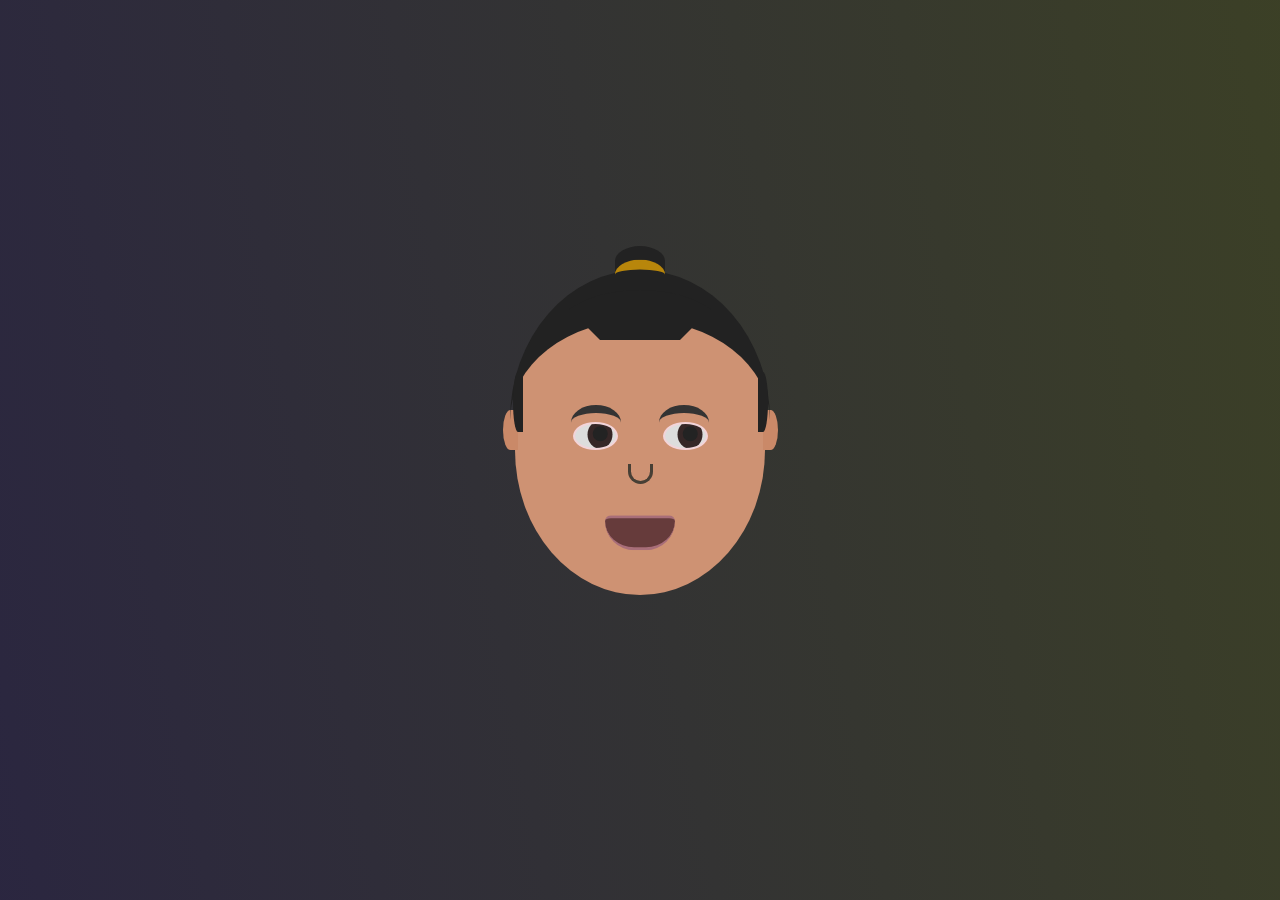
<file: lotsOfCodes/css/cssFacePaint/index.html>
<!DOCTYPE html>
<html lang="en">
<head>
    <link rel="stylesheet" href="index.css">
    <meta charset="UTF-8">
    <meta http-equiv="X-UA-Compatible" content="IE=edge">
    <meta name="viewport" content="width=device-width, initial-scale=1.0">
    <title>CSS Face Paint by Web Dev Simplified</title>
</head>
<body>
    <div class="head">
        <div class="hair"></div>
        <div class="hair-divider"></div>
        <div class="sideburns">
            <div class="sideburn"></div>
            <div class="sideburn"></div>
        </div>
        <div class="bun"></div>
        <div class="hair-leash"></div>
        <div class="brows">
            <div class="brow"></div>
            <div class="brow"></div>
        </div>
        <div class="eyes">
            <div class="eye lefteye"></div>
            <div class="eye righteye"></div>
        </div>
        <div class="nose"></div>
        <div class="mouth"></div>
        <div class="ears">
            <div class="ear leftear"></div>
            <div class="ear rightear"></div>
        </div>
    </div>
</body>
</html>
</file>
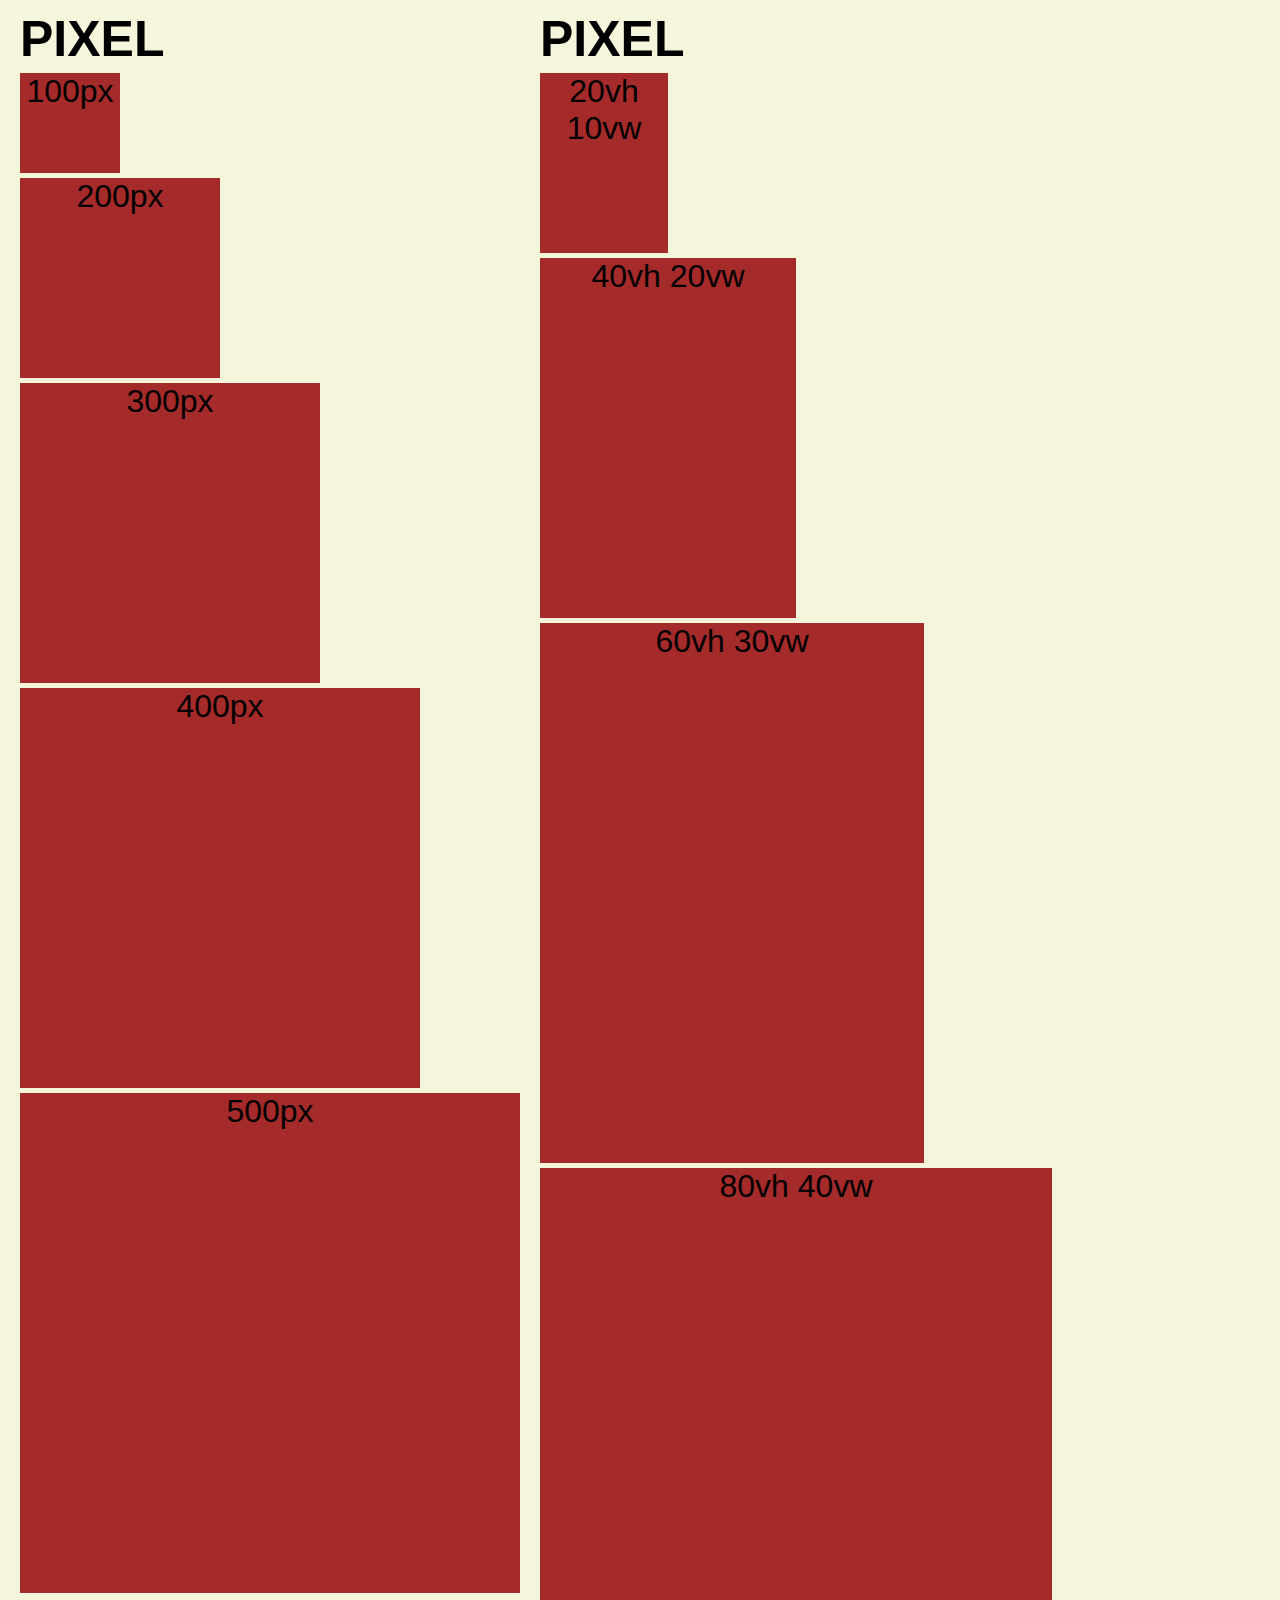
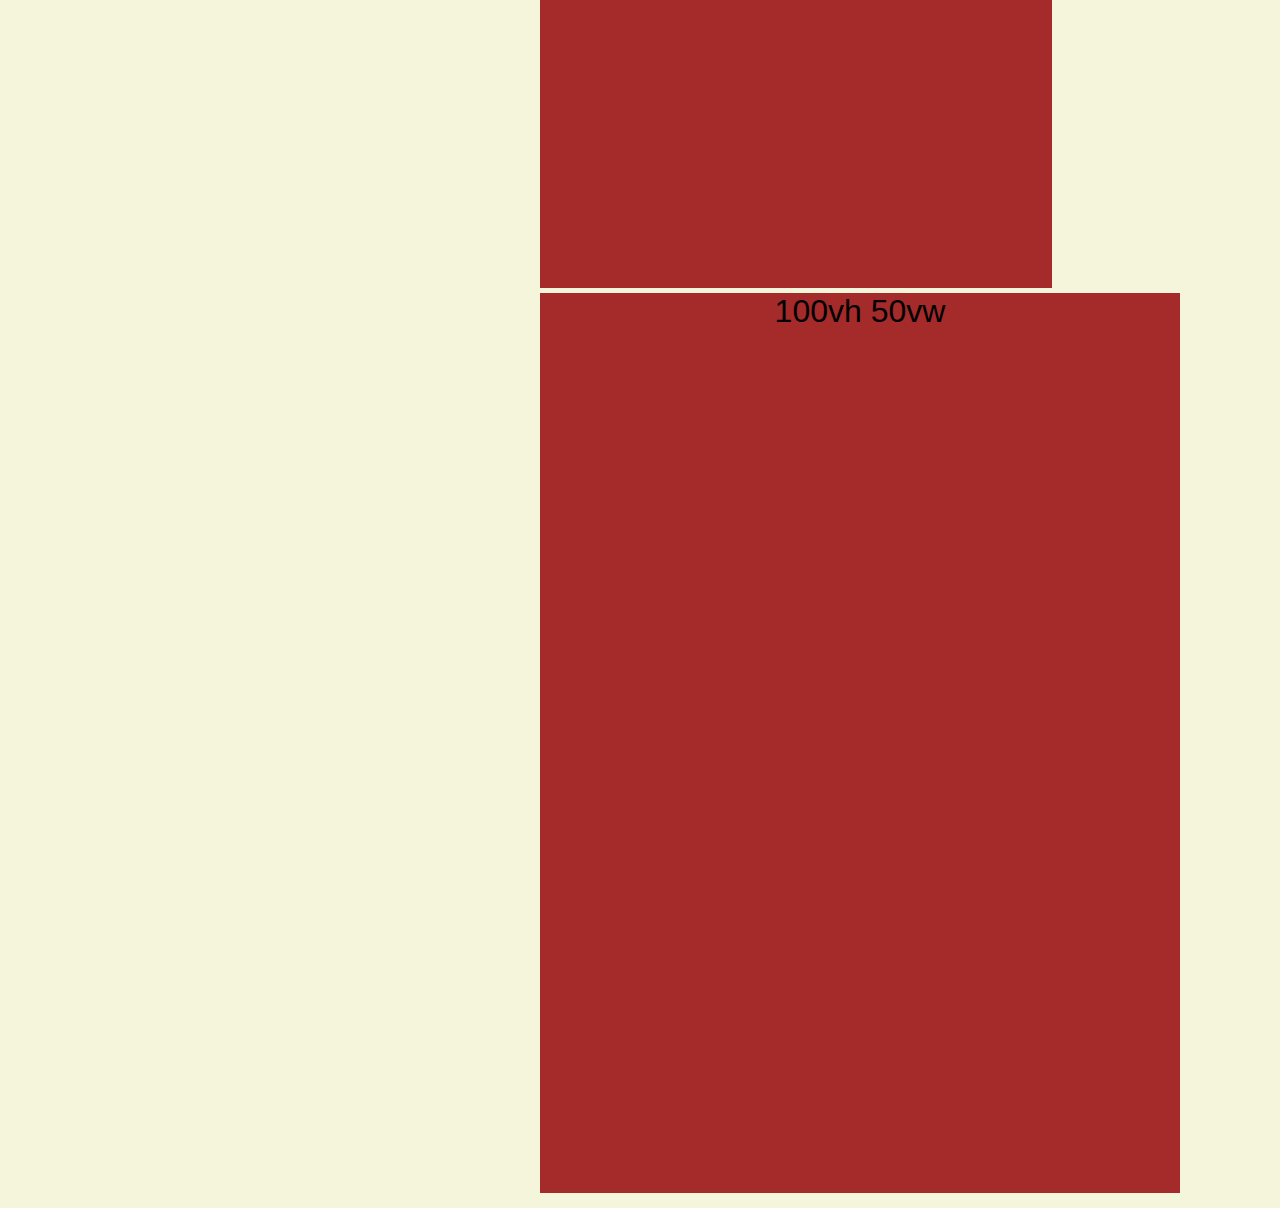
<file: lotsOfCodes/css/sizes/index.html>
<!DOCTYPE html>
<html>
<head>
    <title> Sizes Guide </title>
    <link rel="stylesheet" href="index.css">
</head>
<body>
    <div class="container">
        <div class="inner-container" id = "px">
            PIXEL
            <div class="content" id="one">
                100px
            </div>
            <div class="content" id="two">
                200px
            </div>
            <div class="content" id="three">
                300px
            </div>
            <div class="content" id="four">
                400px
            </div>
            <div class="content" id="five">
                500px
            </div>
        </div>

        <div class="inner-container" id = "vp">
            PIXEL
            <div class="content" id="vone">
                20vh 10vw
            </div>
            <div class="content" id="vtwo">
                40vh 20vw
            </div>
            <div class="content" id="vthree">
                60vh 30vw
            </div>
            <div class="content" id="vfour">
                80vh 40vw
            </div>
            <div class="content" id="vfive">
                100vh 50vw
            </div>
        </div>
        
    </div>
</body>
</html>
</file>
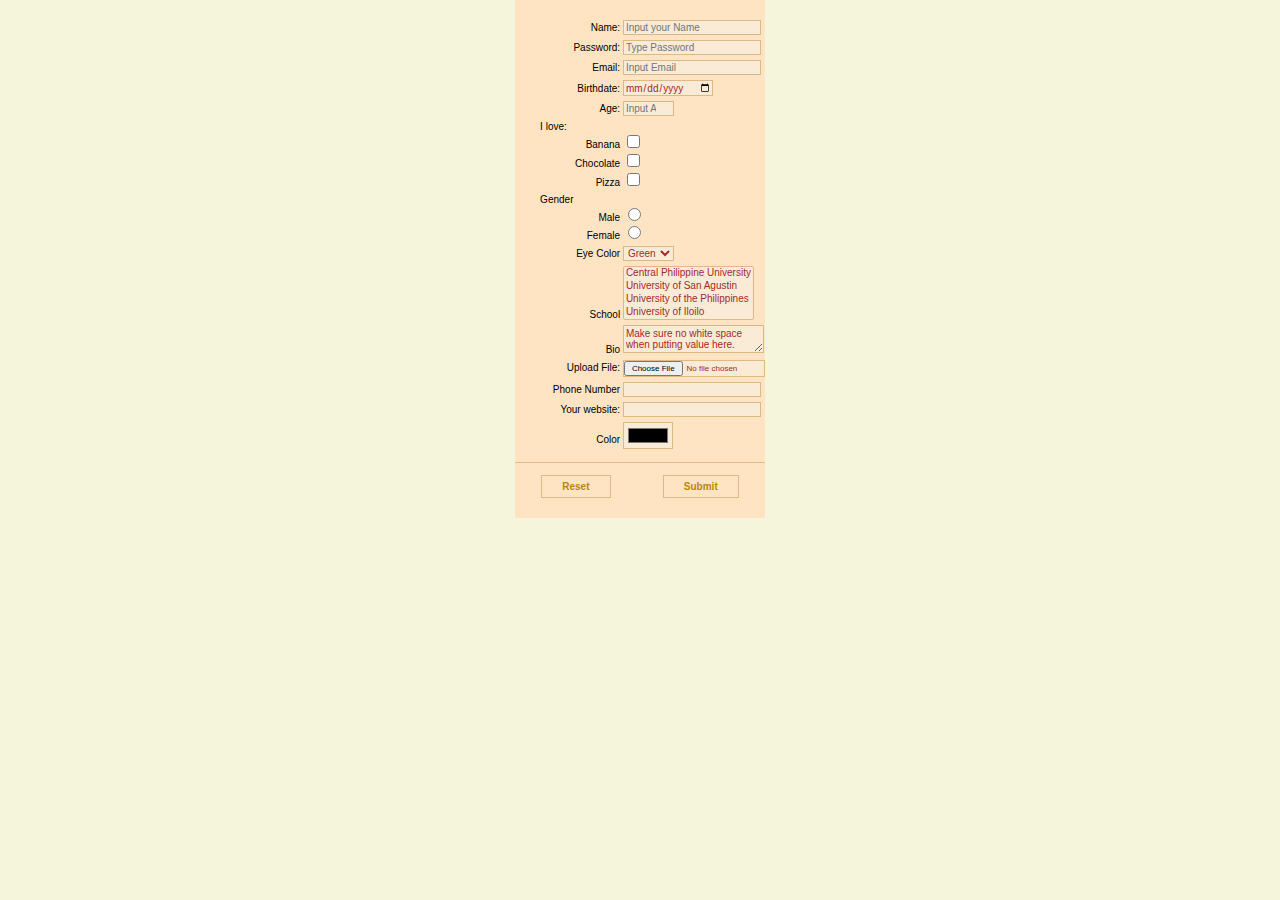
<file: lotsOfCodes/html/simpleForms/index.html>
<!DOCTYPE html>
<html lang="en">
<head>
    <link rel="stylesheet" href="index.css">
    <meta charset="UTF-8">
    <meta http-equiv="X-UA-Compatible" content="IE=edge">
    <meta name="viewport" content="width=device-width, initial-scale=1.0">
    <title>Document</title>
</head>
<body>
    <div class="container">
        <form action="results.html" method="GET" enctype="multipart/form-data"><!-- this could be POST if we have a server -->
            <div class="form-container">   
                <div class="form-el">
                    <label for="name"> Name: </label>
                    <input name="name" id="name" type="text" placeholder="Input your Name" required>
                </div>
                <div class="form-el">
                    <label for="password">Password: </label>
                    <input type="password" id="password" name="password" placeholder="Type Password" required>
                </div>
                <div class="form-el">
                    <label for="email">Email: </label>
                    <input type="email" id="email" name="email" placeholder="Input Email" required>
                </div>
                <div class="form-el">
                    <label for="birthday">Birthdate:  </label>
                    <input type="date" id="birthday" name="birthday" min="1900-01-01">
                </div>
                <div class="form-el">
                    <label for="age">Age: </label>
                    <input type="number" id="age" name="age" placeholder="Input Age" step="1" min="1" max="150">
                </div>
                <div class="form-el">
                    <span>I love:</span>
                    <div class="cbox" id="cbox1">
                        <label for="banana">Banana</label>
                        <input type="checkbox" id="banana" name="banana">
                    </div>
                    <div class="cbox" id="cbox2">
                        <label for="Chocolate">Chocolate</label>
                        <input type="checkbox" id="Chocolate" name="chocolate">
                    </div>
                    <div class="cbox" id="cbox3">
                        <label for="Pizza">Pizza</label>
                        <input type="checkbox" id="pizza" name="pizza">
                    </div>
                </div>
                <div class="form-el">
                    <span>Gender</span>
                    <div class="rbtn" id="rbtn1">
                        <label for="male">Male</label>
                        <input type="radio" id="male" name="gender" value="Male">
                    </div>
                    <div class="rbtn" id="rbtn2">
                        <label for="female">Female</label>
                        <input type="radio" id="female" name="gender" value="Female">
                    </div>
                </div>
                <div class="form-el">
                    <label for="eyeColor">Eye Color </label>
                    <select name="eyeColor" id="eyeColor" class="eyeColor">
                        <option value="Green" id="green">Green</option>
                        <option value="Blue" id="blue">Blue</option>
                        <option value="Brown" id="brown">Brown</option>
                    </select>
                </div>
                <div class="form-el">
                    <label for="school">School </label>
                    <select name="school" id="school" class="school" multiple>
                        <option value="Central Philippine University" id="CPU">Central Philippine University</option>
                        <option value="University of San Agustin" id="USA">University of San Agustin</option>
                        <option value="University of the Philippines" id="UP">University of the Philippines</option>
                        <option value="University of Iloilo" id="UI">University of Iloilo</option>
                    </select>
                </div>
                <div class="form-el">
                    <label for="bio">Bio</label>
                    <textarea name="bio" id="bio" class="bio">Make sure no white space when putting value here.</textarea>
                </div>
                <!-- this is hidden element, commonly used for fancy javascript sending info when submitting-->
                <input type="hidden" name="hidden" value="hello I'm hidden">
                <div class="form-el">
                    <label for="file">Upload File:</label>
                    <input type="file" id="file" name="file">
                </div>
                <div class="form-el">
                    <label for="phone">Phone Number</label>
                    <input type="tel" id="phone" name="phone"><!-- purpose is phone users will have number keypad-->
                </div>
                <div class="form-el">
                    <label for="site">Your website:</label>
                    <input type="url" name="site" id="site"><!-- purpose is url keypad for phone-->
                </div>
                <div class="form-el">
                    <label for="color">Color</label>
                    <input type="color" id="color" name="color">
                </div>
                <div class="form-el button-div">
                    <button type="reset"> Reset </button>
                    <button type="submit"> Submit </button>
                </div>
            </div>
        </form>
    </div>
    
</body>
</html>
</file>
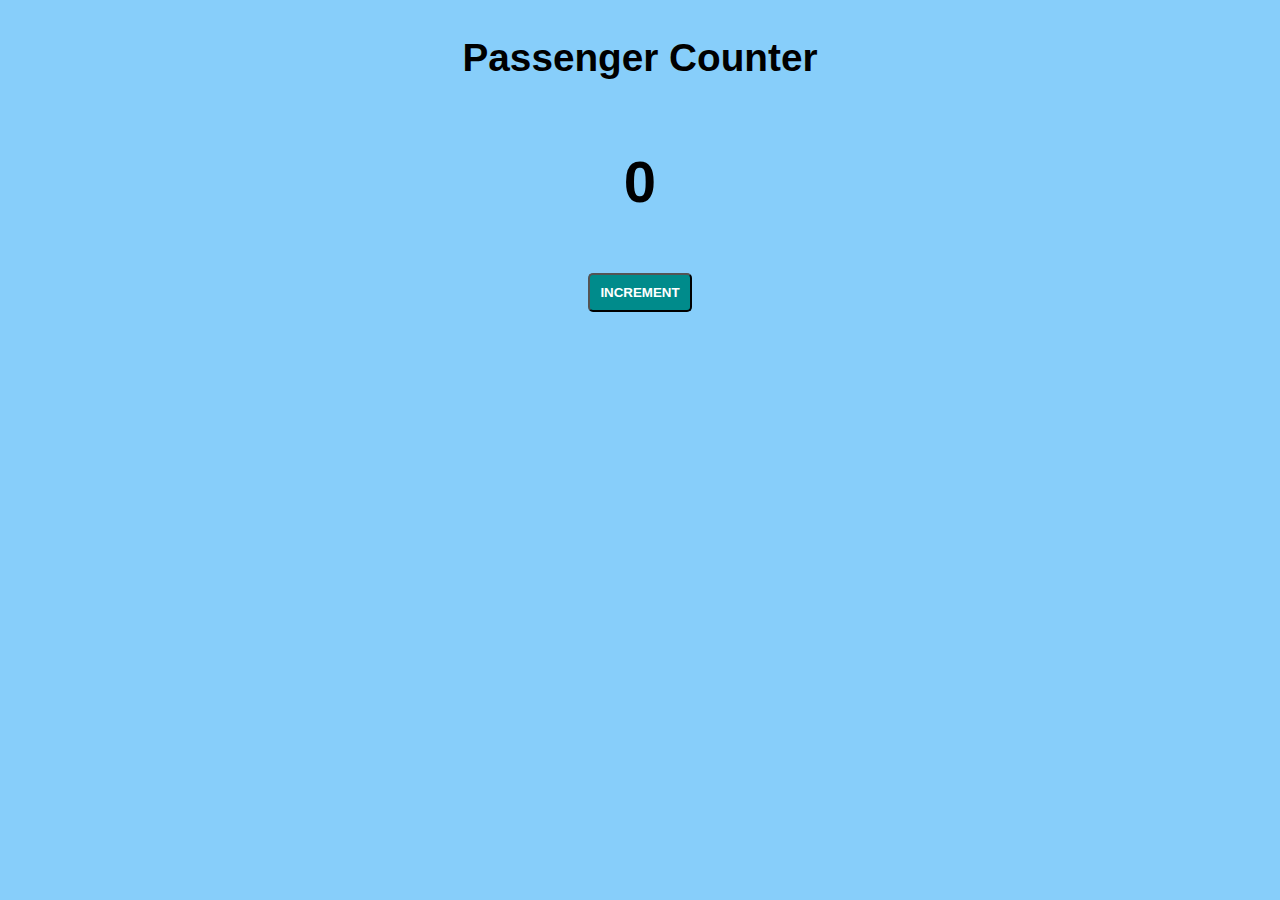
<file: lotsOfCodes/js/Activity1/index.html>
<!DOCTYPE html>
<html>
<head>
    <meta charset='utf-8'>
    <meta http-equiv='X-UA-Compatible' content='IE=edge'>
    <title>Practicing JS</title>
    <meta name='viewport' content='width=device-width, initial-scale=1'>
    <link rel='stylesheet' type='text/css' media='screen' href='index.css'>
  
    <link rel="icon" href="icon.png" type="image/x-icon">
</head>
<body>
    <h1>Passenger Counter</h1>
    <h2 id="count-el">0</h2>
    <div class="container">
        <button id="increment-btn" onclick="increment()">
            INCREMENT
        </button>
        <script src="index.js"></script>
    </div>
</body>
</html>
</file>
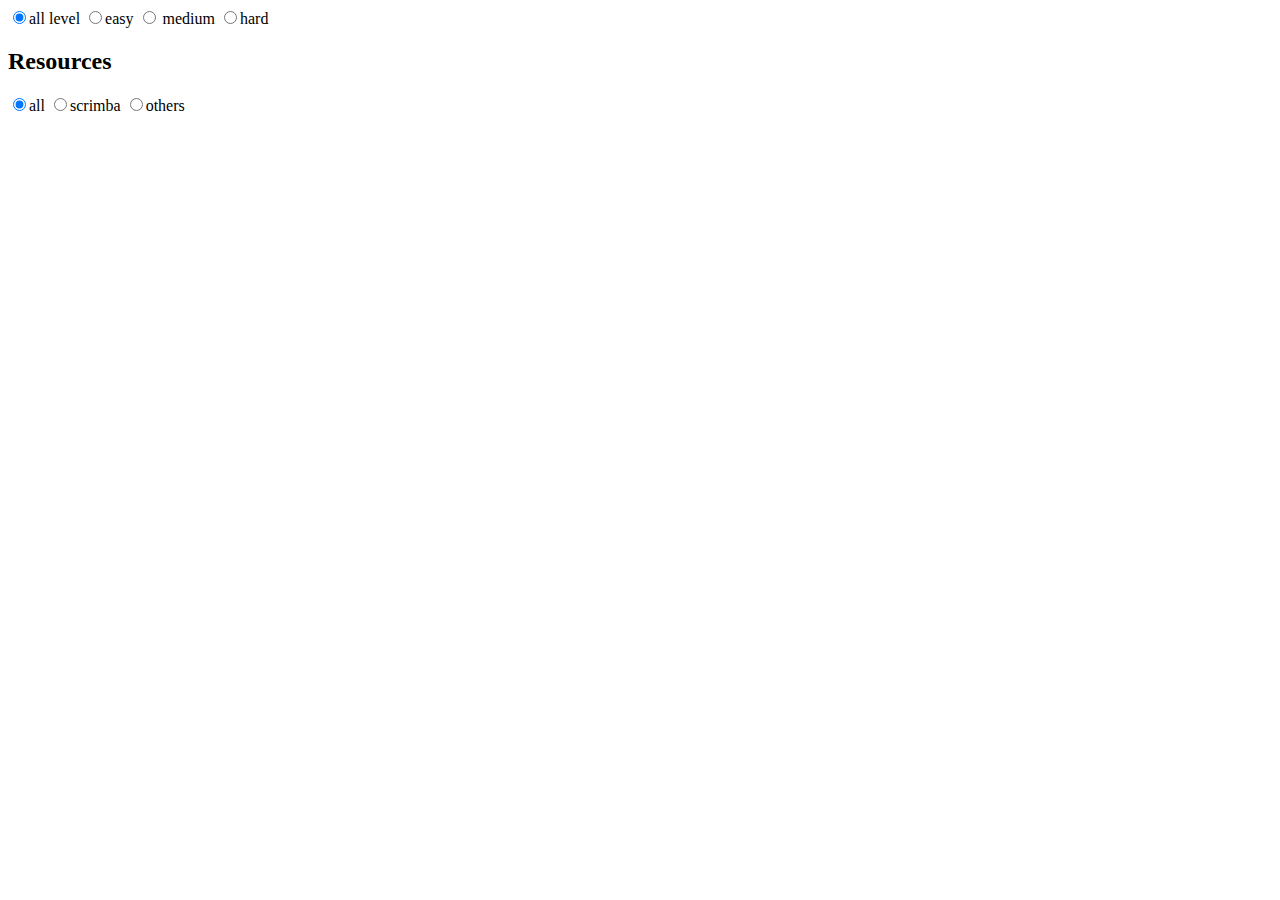
<file: lotsOfCodes/js/Filterer/index.html>
<!DOCTYPE html>
<html lang="en">
<head>
    <meta charset="UTF-8">
    <meta http-equiv="X-UA-Compatible" content="IE=edge">
    <meta name="viewport" content="width=device-width, initial-scale=1.0">
    <title>Document</title>
</head>
<body>
    <form >
        <div class="levels-container">
              <label for="all-level"><input type="radio" name="level" id="all-level" class="is_all_level" checked >all level</label>
            <label for="easy">
              <input type="radio" name="level" id="easy" value="easy">easy</label>
            <label for="medium">
              <input type="radio" name="level" id="medium" value="medium">
            medium</label>
            <label for="hard"><input type="radio" name="level" id="hard" value="hard">hard</label>
        
        </div>    
            <h2>Resources</h2>
        <div class="res-container">
              <label for="all-res"><input type="radio" name="res" id="all-res" class="is_all_res" checked >all</label>
            <label for="scrimba"><input type="radio" name="res" id="scrimba" value="scrimba">scrimba</label>
            <label for="others"><input type="radio" name="res" id="others" value="others">others</label>
        
        </div>
          </form>

          <script src="index.js"></script>
</body>
</html>
</file>
<file: lotsOfCodes/css/cssFacePaint/index.css>
:root{
    --hue: 250;
}

*, *::after, *::before{
    box-sizing: border-box;
}

body{
    padding: 0;
    margin: 0;
    background: linear-gradient(80deg, hsl(var(--hue), 25%, 20%), hsl(calc(var(--hue) - 180), 25%, 20%));
    height: 100vh;
    display: flex;
    justify-content: center;
    align-items: center;
}

.head{
    position: relative;
    background: hsl(20, 48%, 63%);
    height: 290px;
    width: 250px;
    border-radius: 70% 70% 100% 100%;
    display: flex;
    justify-content: center;
    align-items: center;
    z-index: 0;
}

.eyes{
    position: absolute;
    width: calc(45px * 3);
    display: flex;
    justify-content: space-between;
    transform: translateY(-50%);
}

.eye{
    background: #ddd;
    height: 28px;
    width: 45px;
    border-radius: 100%;
    border: 2px solid rgb(243, 212, 217);
    position: relative;
    overflow: hidden;
}

.eye::before{
    content: "";
    position: absolute;
    height: 28px;
    width: 25px;
    background: rgb(54, 39, 39);
    border-radius: 100%;
    left: 50%;
    top: 50%;
    transform: translateX(-30%) translateY(-55%);
}

.eye::after{
    content: "";
    position: absolute;
    height: 15px;
    width: 15px;
    background: #232323;
    border-radius: 100%;
    left: 50%;
    top: 50%;
    transform: translate(-15%, -65%)
}

.brows{
    position: absolute;
    display: flex;
    transform: translate(0, -80%);
    justify-content: space-between;
    width: calc(65px*2 + 8px);
}

.brow{
    height: 35px;
    width: 50px;
    border-top: 8px solid #333;
    border-radius: 100%;
}

.nose{
    position: absolute;
    border: 3px solid rgb(71, 63, 53);
    border-top: none;
    border-radius: 0 0 100px 100px;
    height: 20px;
    width: 25px;
    transform: translateY(120%);
}

.mouth{
    position: absolute;
    height: 35px;
    width: 70px;
    background: rgb(102, 59, 59);
    transform: translateY(235%);
    border-radius: 10px 10px 50px 50px;
    border: 3px solid rgb(168, 110, 121);
    border-left: 2px;
    border-right: 2px;
}

.ears{
    position: absolute;
    width: 275px;
    display: flex;
    justify-content: space-between;
    z-index: -1;
    transform: translateY(-50%);
}

.ear{
    background: hsl(20, 48%, 60%);
    height: 40px;
    width: 15px;
    border-radius: 0 100% 100% 0;
}

.ear.leftear{
    border-radius: 100% 0 0 100%;
}

.hair{
    position: absolute;
    border-top: 50px solid #222;
    height: 300px;
    width: 260px;
    transform: translateY(-10%);
    border-radius: 100% 100% 0 0;
}

.hair-divider{
    position: absolute;
    width: 180px;
    height: 0;
    border: 50px solid transparent;
    border-top-color: #222;
    transform: translateY(-110%);
    border-radius: 100% 100% 0 0;
}

.hair-leash{
    width: 50px;
    height: 30px;
    border-top: 10px solid darkgoldenrod;
    position: absolute;
    border-radius: 100% 100% 0 0;
    transform: translateY(-585%);
}

.bun{
    position: absolute;
    background: #222;
    height: 30px;
    width: 50px;
    border-radius: 100% 100% 0 0;
    transform: translateY(-630%);
}

.sideburns{
    position: absolute;
    width: 255px;
    display: flex;
    justify-content: space-between;
}

.sideburn{
    background: #222;
    width: 10px;
    height: 60px;
    border-radius: 0 100% 100% 0;
    transform: translateY(-80%);
}

.sideburn:first-child{
    border-radius: 100% 0 0 100%;
}
</file>
<file: lotsOfCodes/css/sizes/index.css>
html,
body{
    margin: 5px;
    padding: 0;
}

body{
    background: beige;
}

.container{
    margin: auto;
    width: 90%;
    display: grid;
    grid-template-columns: 1fr 1fr;
    margin: 0;
    grid-template-areas:
        "p v"
}

.inner-container{
    font-family: Verdana, Geneva, Tahoma, sans-serif;
    font-weight: bolder;
    font-size: 50px;
    margin: 0 10px;
}

#px{
    grid-area: p;
}

.content{
    background: brown;
    text-align: center;
    font-family:Verdana, Geneva, Tahoma, sans-serif;
    font-size: 2rem;
    margin: 5px 0;
    font-weight: normal;
}

#one{
    height: 100px;
    width: 100px;
}

#two{
    height: 200px;
    width: 200px;
}

#three{
    height: 300px;
    width: 300px;
}

#four{
    height: 400px;
    width: 400px;
}

#five   {
    height: 500px;
    width: 500px;
}

#vp{
    grid-area: v;
}

#vone{
    height: 20vh;
    width: 10vw;
}

#vtwo{
    height: 40vh;
    width: 20vw;
}

#vthree{
    height: 60vh;
    width: 30vw;
}

#vfour{
    height: 80vh;
    width: 40vw;
}

#vfive{
    height: 100vh;
    width: 50vw;
}
</file>
<file: lotsOfCodes/html/simpleForms/index.css>
*{
    font-family: Verdana, Geneva, Tahoma, sans-serif;
    font-size: 10px;
}

body, html{
    background: beige;
    margin: 0;
    padding: 0;
}

.container{
    display: flex;
    justify-content: center;
    align-items: center;
    margin: auto;
}

.form-container{
    display: grid;
    grid-gap: 5px;
    background: bisque;
    padding: 20px 0;
    height: 100%;
}

.form-el > span{
    display: inline-block;
    margin-left: 2.5em;
}

.form-el > input,
.form-el > select,
.form-el > textarea{
    border: 1px solid burlywood;
    background: antiquewhite;
    color: brown;
}

.form-el > input:hover, .form-el > input:active, .form-el > input:focus,
.form-el > select:hover, .form-el > select:active, .form-el > select:focus,
.form-el > textarea:hover, .form-el > textarea:active, .form-el > textarea:focus
{
    color: chocolate;
    outline: none;
    border: 2px solid burlywood;
}

.form-el #file{
    max-width: 140px;
    font-size: .8em;
}

.form-el button{
    background: bisque;
    border: 1px solid burlywood;
    color: darkgoldenrod;
    font-weight: bold;
    border-radius: 0;
    padding: 5px 20px;
}

.button-div{
    display: flex;
    justify-content: space-around;
    padding-top: 12px;
    margin-top: 8px;
    border-top: 1px solid burlywood;
}

.form-container label{
    min-width: 80px;
    display: inline-block;
    text-align: right;
    margin-left: 2.5em;
}
</file>
<file: lotsOfCodes/js/Activity1/index.css>
body, html{
    background: lightskyblue;
    font-family: 'Gill Sans', 'Gill Sans MT', Calibri, 'Trebuchet MS', sans-serif;
    font-size: 1.1em;
}



h1{
    text-align: center;
    padding: 10px;
}

h2{
    text-align: center;
    padding: 10px;
    font-size: 3em;
}

button{
    text-align: center;
    padding: 10px;
    font-weight: bold;
    display: grid;
    border-radius: 5px;
}

#increment-btn{
    background: darkcyan;
    color: white;
}

.container{
    display: grid;
    justify-content: center;
}
</file>
